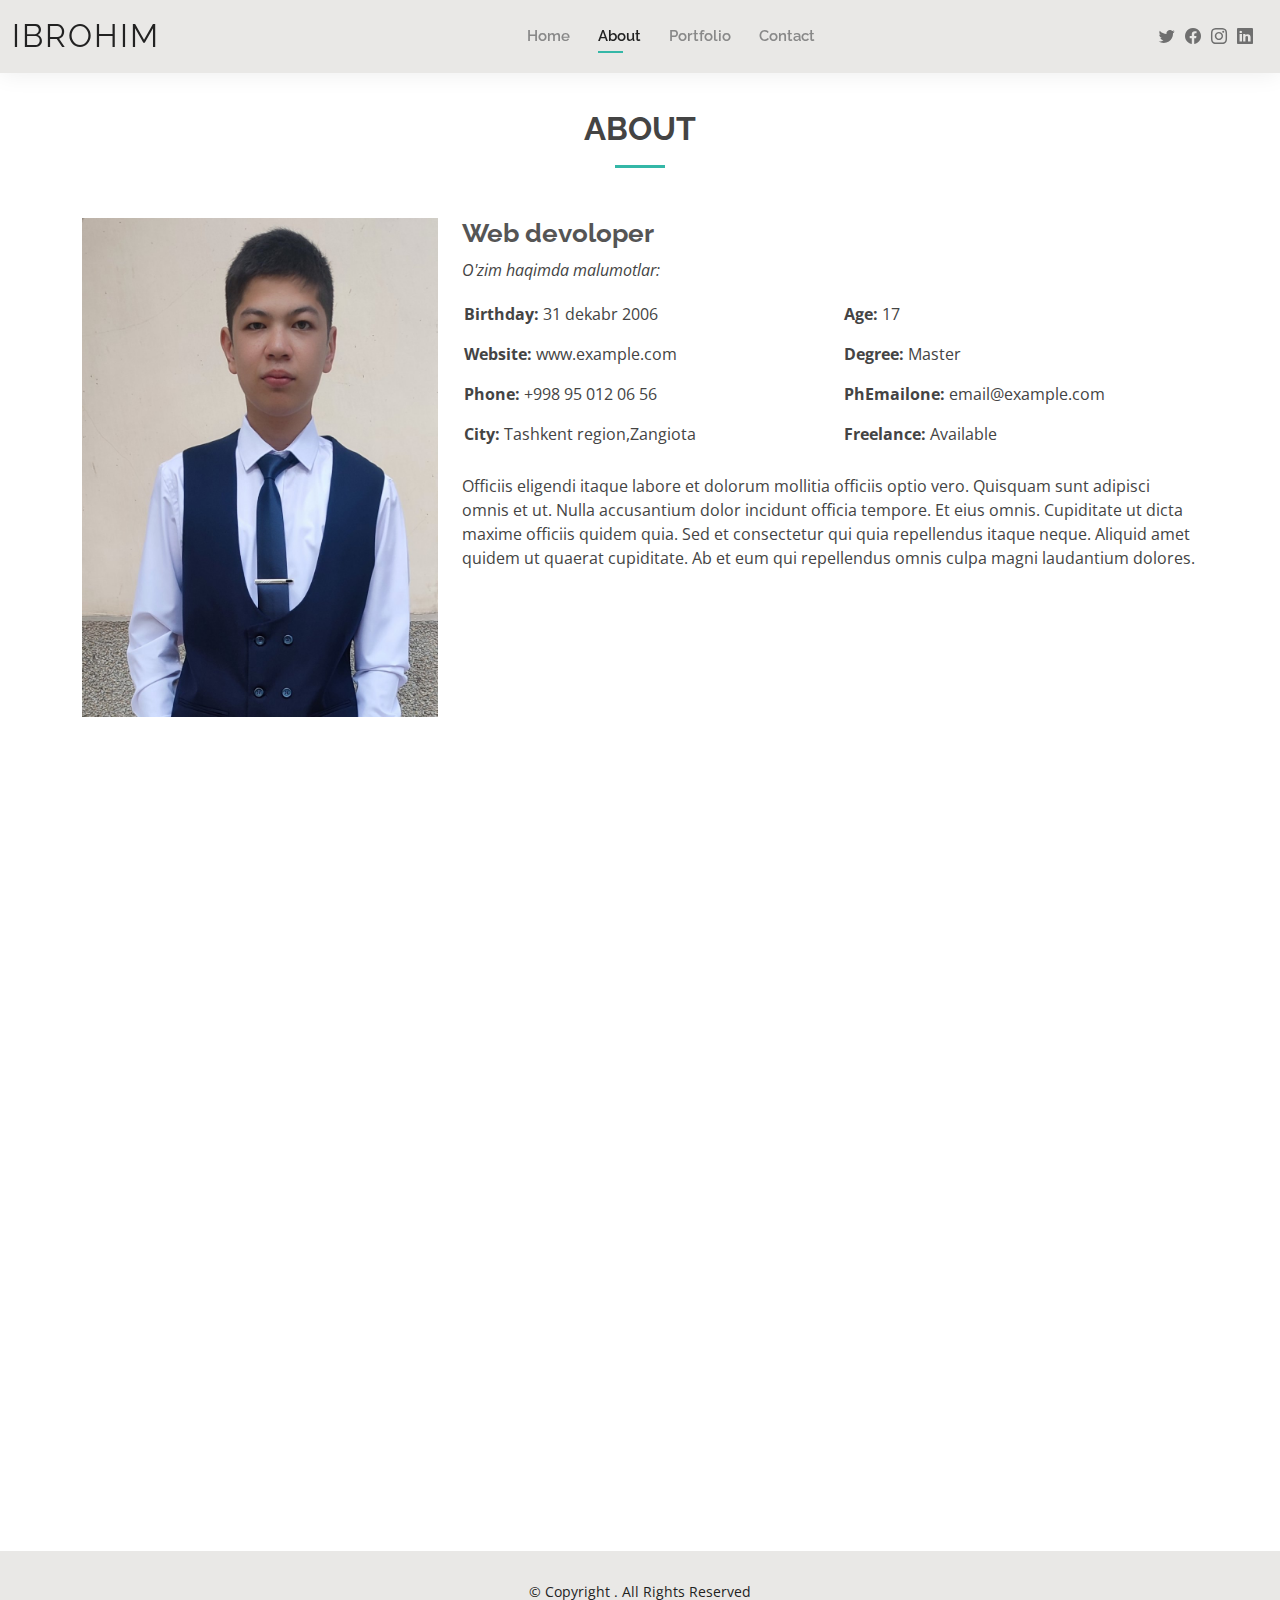
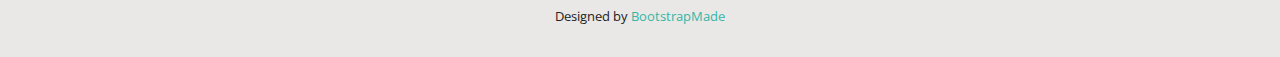
<file: about.html>
<!DOCTYPE html>
<html lang="en">

<head>
  <meta charset="utf-8">
  <meta content="width=device-width, initial-scale=1.0" name="viewport">

  <title>About - Ibrohim Bootstrap Template</title>
  <meta content="" name="description">
  <meta content="" name="keywords">

  <!-- Favicons -->
  <link href="assets/img/favicon.png" rel="icon">
  <link href="assets/img/apple-touch-icon.png" rel="apple-touch-icon">

  <!-- Google Fonts -->
  <link href="https://fonts.googleapis.com/css?family=Open+Sans:300,300i,400,400i,600,600i,700,700i|Raleway:300,300i,400,400i,500,500i,600,600i,700,700i|Poppins:300,300i,400,400i,500,500i,600,600i,700,700i" rel="stylesheet">

  <!-- Vendor CSS Files -->
  <link href="assets/vendor/aos/aos.css" rel="stylesheet">
  <link href="assets/vendor/bootstrap/css/bootstrap.min.css" rel="stylesheet">
  <link href="assets/vendor/bootstrap-icons/bootstrap-icons.css" rel="stylesheet">
  <link href="assets/vendor/boxicons/css/boxicons.min.css" rel="stylesheet">
  <link href="assets/vendor/glightbox/css/glightbox.min.css" rel="stylesheet">
  <link href="assets/vendor/swiper/swiper-bundle.min.css" rel="stylesheet">

  <!-- Template Main CSS File -->
  <link href="assets/css/style.css" rel="stylesheet">

  <!-- =======================================================
  * Template Name: Ibrohim
  * Updated: Jan 31 20006 with Bootstrap v5.3.2
  * Template URL: https://bootstrapmade.com/kelly-free-bootstrap-cv-resume-html-template/
  * Author: BootstrapMade.com
  * License: https://bootstrapmade.com/license/
  ======================================================== -->
</head>

<body>

  <!-- ======= Header ======= -->
  <header id="header" class="fixed-top">
    <div class="container-fluid d-flex justify-content-between align-items-center">

      <h1 class="logo me-auto me-lg-0"><a href="index.html">Ibrohim</a></h1>
      <!-- Uncomment below if you prefer to use an image logo -->
      <!-- <a href="index.html" class="logo"><img src="assets/img/logo.png" alt="" class="img-fluid"></a>-->

      <nav id="navbar" class="navbar order-last order-lg-0">
        <ul>
          <li><a href="index.html">Home</a></li>
          <li><a class="active" href="about.html">About</a></li>
          <li><a href="portfolio.html">Portfolio</a></li>
          <li><a href="contact.html">Contact</a></li>
        </ul>
        <i class="bi bi-list mobile-nav-toggle"></i>
      </nav><!-- .navbar -->

      <div class="header-social-links">
        <a href="#" class="twitter"><i class="bi bi-twitter"></i></a>
        <a href="#" class="facebook"><i class="bi bi-facebook"></i></a>
        <a href="#" class="instagram"><i class="bi bi-instagram"></i></a>
        <a href="#" class="linkedin"><i class="bi bi-linkedin"></i></i></a>
      </div>

    </div>

  </header><!-- End Header -->

  <main id="main">

    <!-- ======= About Section ======= -->
    <section id="about" class="about">
      <div class="container" data-aos="fade-up">

        <div class="section-title">
          <h2>About</h2>
          <p></p>
        </div>

        <div class="row">
          <div class="col-lg-4">
            <img src="./assets/img/portfolio/photo_2024-02-07_20-12-38.jpg" class="img-fluid" alt="">
          </div>
          <div class="col-lg-8 pt-4 pt-lg-0 content">
            <h3>  Web devoloper</h3>
            <p class="fst-italic">
             O'zim haqimda malumotlar:
            </p>
            <div class="row">
              <div class="col-lg-6">
                <ul>
                  <li><i class="bi bi-rounded-right"></i> <strong>Birthday:</strong> 31 dekabr 2006 </li>
                  <li><i class="bi bi-rounded-right"></i> <strong>Website:</strong> www.example.com</li>
                  <li><i class="bi bi-rounded-right"></i> <strong>Phone:</strong> +998 95 012 06 56</li>
                  <li><i class="bi bi-rounded-right"></i> <strong>City:</strong> Tashkent region,Zangiota</li>
                </ul>
              </div>
              <div class="col-lg-6">
                <ul>
                  <li><i class="bi bi-rounded-right"></i> <strong>Age:</strong> 17</li>
                  <li><i class="bi bi-rounded-right"></i> <strong>Degree:</strong> Master</li>
                  <li><i class="bi bi-rounded-right"></i> <strong>PhEmailone:</strong> email@example.com</li>
                  <li><i class="bi bi-rounded-right"></i> <strong>Freelance:</strong> Available</li>
                </ul>
              </div>
            </div>
            <p>
              Officiis eligendi itaque labore et dolorum mollitia officiis optio vero. Quisquam sunt adipisci omnis et ut. Nulla accusantium dolor incidunt officia tempore. Et eius omnis.
              Cupiditate ut dicta maxime officiis quidem quia. Sed et consectetur qui quia repellendus itaque neque. Aliquid amet quidem ut quaerat cupiditate. Ab et eum qui repellendus omnis culpa magni laudantium dolores.
            </p>
          </div>
        </div>

      </div>
    </section><!-- End About Section -->

    <!-- ======= Skills Section ======= -->
    <section id="skills" class="skills">
      <div class="container" data-aos="fade-up">

        <div class="section-title">
          <h2>Skills</h2>
          <p>I am responsible and very serious about my work.Quick adaptation and thinking to a different environment.</p>
        </div>

        <div class="row skills-content">

          <div class="col-lg-6">

            <div class="progress">
              <span class="skill">HTML <i class="val">90%</i></span>
              <div class="progress-bar-wrap">
                <div class="progress-bar" role="progressbar" aria-valuenow="100" aria-valuemin="0" aria-valuemax="100"></div>
              </div>
            </div>

            <div class="progress">
              <span class="skill">CSS <i class="val">70%</i></span>
              <div class="progress-bar-wrap">
                <div class="progress-bar" role="progressbar" aria-valuenow="90" aria-valuemin="0" aria-valuemax="100"></div>
              </div>
            </div>

            <div class="progress">
              <span class="skill">JavaScript <i class="val">5%</i></span>
              <div class="progress-bar-wrap">
                <div class="progress-bar" role="progressbar" aria-valuenow="75" aria-valuemin="0" aria-valuemax="100"></div>
              </div>
            </div>

          </div>

          

        </div>

      </div>
    </section><!-- End Skills Section -->

    <!-- ======= Facts Section ======= -->
    <section id="facts" class="facts">
      <div class="container" data-aos="fade-up">

        <div class="section-title">
          <h2>Facts</h2>
          <p></p>
        </div>

        <div class="row counters">

          <div class="col-lg-3 col-6 text-center">
            <span data-purecounter-start="0" data-purecounter-end="2" data-purecounter-duration="1" class="purecounter"></span>
            <p>Clients</p>
          </div>

          <div class="col-lg-3 col-6 text-center">
            <span data-purecounter-start="0" data-purecounter-end="7" data-purecounter-duration="1" class="purecounter"></span>
            <p>Projects</p>
          </div>

          <div class="col-lg-3 col-6 text-center">
            <span data-purecounter-start="0" data-purecounter-end="140" data-purecounter-duration="1" class="purecounter"></span>
            <p>Hours Of Support</p>
          </div>

          <div class="col-lg-3 col-6 text-center">
            <span data-purecounter-start="0" data-purecounter-end="15" data-purecounter-duration="1" class="purecounter"></span>
            <p>Hard Workers</p>
          </div>

        </div>

      </div>
    </section><!-- End Facts Section -->

    <!-- ======= 
  </main><!-- End #main -->

  <!-- ======= Footer ======= -->
  <footer id="footer">
    <div class="container">
      <div class="copyright">
        &copy; Copyright <strong><span></span></strong>. All Rights Reserved
      </div>
      <div class="credits">
        <!-- All the links in the footer should remain intact. -->
        <!-- You can delete the links only if you purchased the pro version. -->
        <!-- Licensing information: https://bootstrapmade.com/license/ -->
        <!-- Purchase the pro version with working PHP/AJAX contact form: https://bootstrapmade.com/kelly-free-bootstrap-cv-resume-html-template/ -->
        Designed by <a href="https://bootstrapmade.com/">BootstrapMade</a>
      </div>
    </div>
  </footer><!-- End  Footer -->

  <div id="preloader"></div>
  <a href="#" class="back-to-top d-flex align-items-center justify-content-center"><i class="bi bi-arrow-up-short"></i></a>

  <!-- Vendor JS Files -->
  <script src="assets/vendor/purecounter/purecounter_vanilla.js"></script>
  <script src="assets/vendor/aos/aos.js"></script>
  <script src="assets/vendor/bootstrap/js/bootstrap.bundle.min.js"></script>
  <script src="assets/vendor/glightbox/js/glightbox.min.js"></script>
  <script src="assets/vendor/isotope-layout/isotope.pkgd.min.js"></script>
  <script src="assets/vendor/swiper/swiper-bundle.min.js"></script>
  <script src="assets/vendor/waypoints/noframework.waypoints.js"></script>
  <script src="assets/vendor/php-email-form/validate.js"></script>

  <!-- Template Main JS File -->
  <script src="assets/js/main.js"></script>

</body>

</html>
</file>
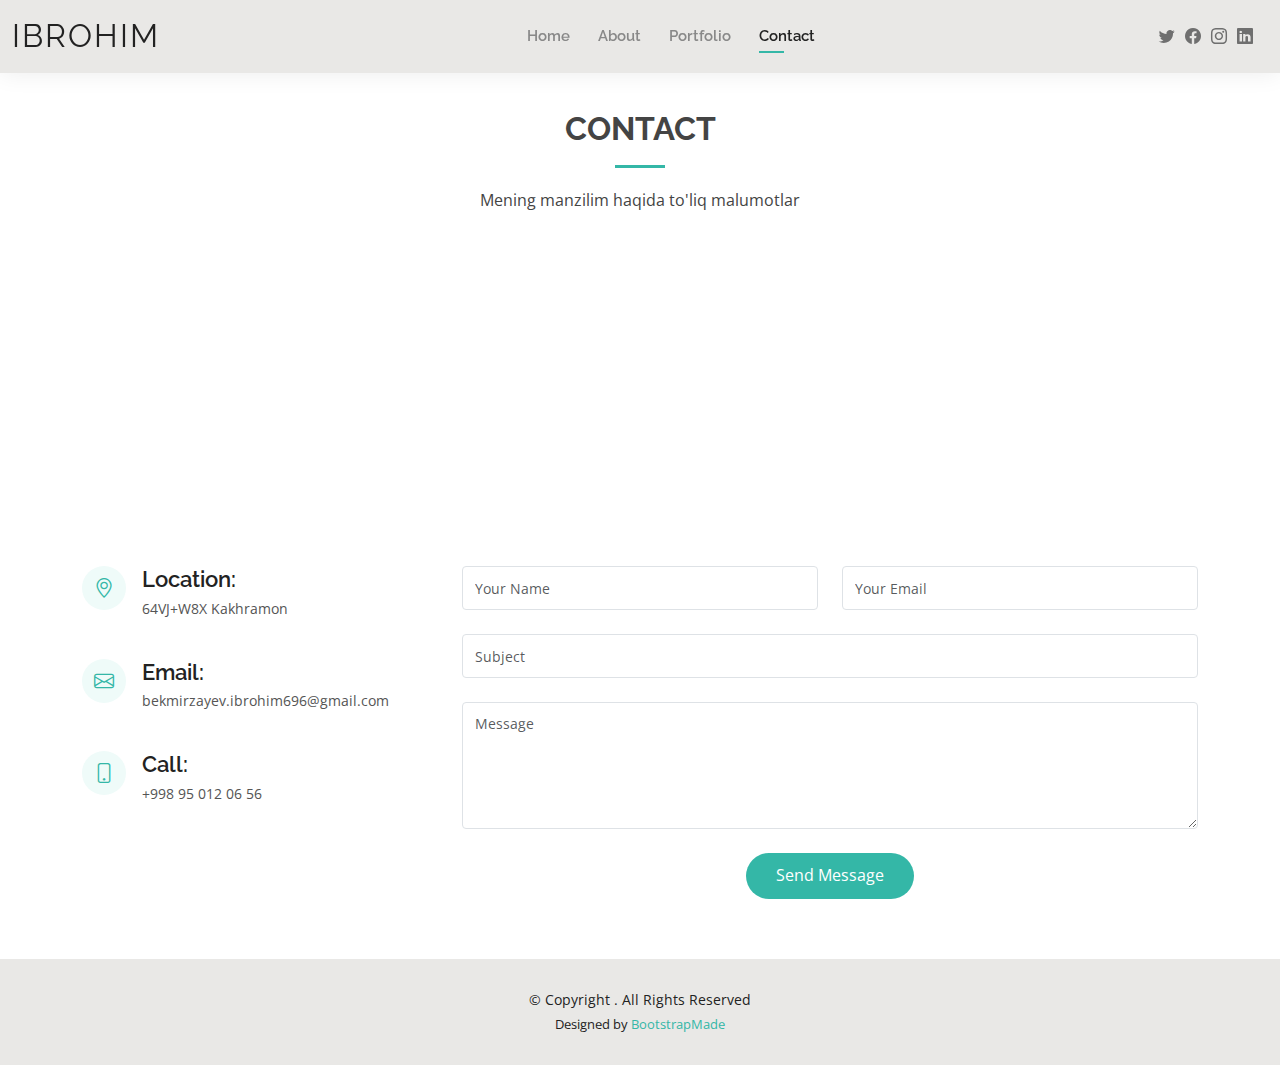
<file: contact.html>
<!DOCTYPE html>
<html lang="en">

<head>
  <meta charset="utf-8">
  <meta content="width=device-width, initial-scale=1.0" name="viewport">

  <title>Contact - Ibrohim Bootstrap Template</title>
  <meta content="" name="description">
  <meta content="" name="keywords">

  <!-- Favicons -->
  <link href="assets/img/favicon.png" rel="icon">
  <link href="assets/img/apple-touch-icon.png" rel="apple-touch-icon">

  <!-- Google Fonts -->
  <link href="https://fonts.googleapis.com/css?family=Open+Sans:300,300i,400,400i,600,600i,700,700i|Raleway:300,300i,400,400i,500,500i,600,600i,700,700i|Poppins:300,300i,400,400i,500,500i,600,600i,700,700i" rel="stylesheet">

  <!-- Vendor CSS Files -->
  <link href="assets/vendor/aos/aos.css" rel="stylesheet">
  <link href="assets/vendor/bootstrap/css/bootstrap.min.css" rel="stylesheet">
  <link href="assets/vendor/bootstrap-icons/bootstrap-icons.css" rel="stylesheet">
  <link href="assets/vendor/boxicons/css/boxicons.min.css" rel="stylesheet">
  <link href="assets/vendor/glightbox/css/glightbox.min.css" rel="stylesheet">
  <link href="assets/vendor/swiper/swiper-bundle.min.css" rel="stylesheet">

  <!-- Template Main CSS File -->
  <link href="assets/css/style.css" rel="stylesheet">

  <!-- =======================================================
  * Template Name: Kelly
  * Updated: Jan 29 2024 with Bootstrap v5.3.2
  * Template URL: https://bootstrapmade.com/kelly-free-bootstrap-cv-resume-html-template/
  * Author: BootstrapMade.com
  * License: https://bootstrapmade.com/license/
  ======================================================== -->
</head>

<body>

  <!-- ======= Header ======= -->
  <header id="header" class="fixed-top">
    <div class="container-fluid d-flex justify-content-between align-items-center">

      <h1 class="logo me-auto me-lg-0"><a href="index.html">Ibrohim</a></h1>
      <!-- Uncomment below if you prefer to use an image logo -->
      <!-- <a href="index.html" class="logo"><img src="assets/img/logo.png" alt="" class="img-fluid"></a>-->

      <nav id="navbar" class="navbar order-last order-lg-0">
        <ul>
          <li><a href="index.html">Home</a></li>
          <li><a href="about.html">About</a></li>
          <li><a href="portfolio.html">Portfolio</a></li>
          <li><a class="active" href="contact.html">Contact</a></li>
        </ul>
        <i class="bi bi-list mobile-nav-toggle"></i>
      </nav><!-- .navbar -->

      <div class="header-social-links">
        <a href="#" class="twitter"><i class="bi bi-twitter"></i></a>
        <a href="#" class="facebook"><i class="bi bi-facebook"></i></a>
        <a href="#" class="instagram"><i class="bi bi-instagram"></i></a>
        <a href="#" class="linkedin"><i class="bi bi-linkedin"></i></i></a>
      </div>

    </div>

  </header><!-- End Header -->

  <main id="main">

    <!-- ======= Contact Section ======= -->
    <section id="contact" class="contact">
      <div class="container" data-aos="fade-up">

        <div class="section-title">
          <h2>Contact</h2>
          <p>Mening manzilim haqida to'liq malumotlar</p>
        </div>

        <div>
          <iframe style="border:0; width: 100%; height: 270px;" src="" frameborder="0" allowfullscreen></iframe>
        </div>

        <div class="row mt-5">

          <div class="col-lg-4">
            <div class="info">
              <div class="address">
                <i class="bi bi-geo-alt"></i>
                <h4>Location:</h4>
                <p>64VJ+W8X Kakhramon</p>
              </div>

              <div class="email">
                <i class="bi bi-envelope"></i>
                <h4>Email:</h4>
                <p>bekmirzayev.ibrohim696@gmail.com</p>
              </div>

              <div class="phone">
                <i class="bi bi-phone"></i>
                <h4>Call:</h4>
                <p>+998 95 012 06 56</p>
              </div>

            </div>

          </div>

          <div class="col-lg-8 mt-5 mt-lg-0">

            <form action="forms/contact.php" method="post" role="form" class="php-email-form">
              <div class="row">
                <div class="col-md-6 form-group">
                  <input type="text" name="name" class="form-control" id="name" placeholder="Your Name" required>
                </div>
                <div class="col-md-6 form-group mt-3 mt-md-0">
                  <input type="email" class="form-control" name="email" id="email" placeholder="Your Email" required>
                </div>
              </div>
              <div class="form-group mt-3">
                <input type="text" class="form-control" name="subject" id="subject" placeholder="Subject" required>
              </div>
              <div class="form-group mt-3">
                <textarea class="form-control" name="message" rows="5" placeholder="Message" required></textarea>
              </div>
              <div class="my-3">
                <div class="loading">Loading</div>
                <div class="error-message"></div>
                <div class="sent-message">Your message has been sent. Thank you!</div>
              </div>
              <div class="text-center"><button type="submit">Send Message</button></div>
            </form>

          </div>

        </div>

      </div>
    </section><!-- End Contact Section -->

  </main><!-- End #main -->

  <!-- ======= Footer ======= -->
  <footer id="footer">
    <div class="container">
      <div class="copyright">
        &copy; Copyright <strong><span></span></strong>. All Rights Reserved
      </div>
      <div class="credits">
        <!-- All the links in the footer should remain intact. -->
        <!-- You can delete the links only if you purchased the pro version. -->
        <!-- Licensing information: https://bootstrapmade.com/license/ -->
        <!-- Purchase the pro version with working PHP/AJAX contact form: https://bootstrapmade.com/kelly-free-bootstrap-cv-resume-html-template/ -->
        Designed by <a href="https://bootstrapmade.com/">BootstrapMade</a>
      </div>
    </div>
  </footer><!-- End  Footer -->

  <div id="preloader"></div>
  <a href="#" class="back-to-top d-flex align-items-center justify-content-center"><i class="bi bi-arrow-up-short"></i></a>

  <!-- Vendor JS Files -->
  <script src="assets/vendor/purecounter/purecounter_vanilla.js"></script>
  <script src="assets/vendor/aos/aos.js"></script>
  <script src="assets/vendor/bootstrap/js/bootstrap.bundle.min.js"></script>
  <script src="assets/vendor/glightbox/js/glightbox.min.js"></script>
  <script src="assets/vendor/isotope-layout/isotope.pkgd.min.js"></script>
  <script src="assets/vendor/swiper/swiper-bundle.min.js"></script>
  <script src="assets/vendor/waypoints/noframework.waypoints.js"></script>
  <script src="assets/vendor/php-email-form/validate.js"></script>

  <!-- Template Main JS File -->
  <script src="assets/js/main.js"></script>

</body>

</html>
</file>
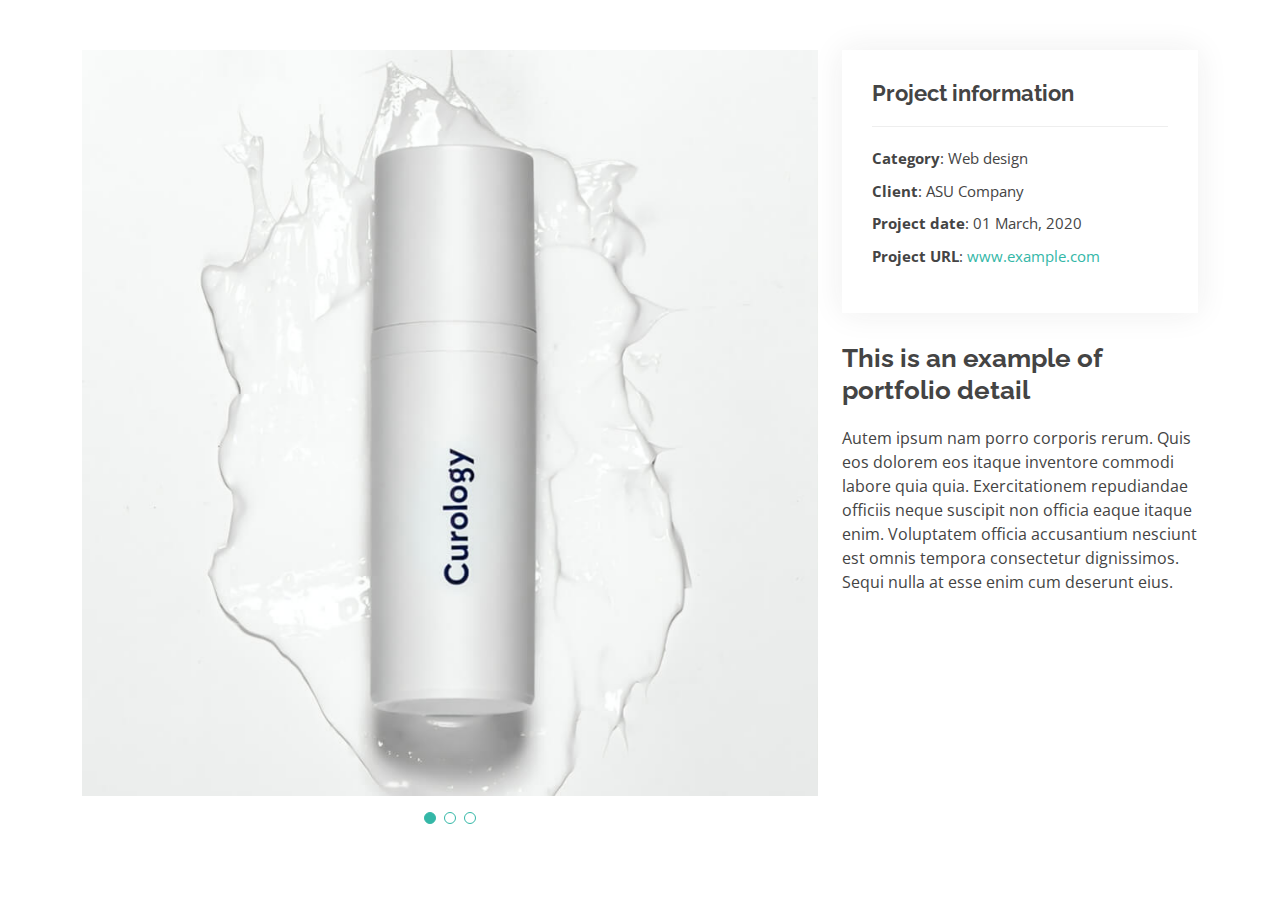
<file: portfolio-details.html>
<!DOCTYPE html>
<html lang="en">

<head>
  <meta charset="utf-8">
  <meta content="width=device-width, initial-scale=1.0" name="viewport">

  <title>Portfolio Details - Kelly Bootstrap Template</title>
  <meta content="" name="description">
  <meta content="" name="keywords">

  <!-- Favicons -->
  <link href="assets/img/favicon.png" rel="icon">
  <link href="assets/img/apple-touch-icon.png" rel="apple-touch-icon">

  <!-- Google Fonts -->
  <link href="https://fonts.googleapis.com/css?family=Open+Sans:300,300i,400,400i,600,600i,700,700i|Raleway:300,300i,400,400i,500,500i,600,600i,700,700i|Poppins:300,300i,400,400i,500,500i,600,600i,700,700i" rel="stylesheet">

  <!-- Vendor CSS Files -->
  <link href="assets/vendor/aos/aos.css" rel="stylesheet">
  <link href="assets/vendor/bootstrap/css/bootstrap.min.css" rel="stylesheet">
  <link href="assets/vendor/bootstrap-icons/bootstrap-icons.css" rel="stylesheet">
  <link href="assets/vendor/boxicons/css/boxicons.min.css" rel="stylesheet">
  <link href="assets/vendor/glightbox/css/glightbox.min.css" rel="stylesheet">
  <link href="assets/vendor/swiper/swiper-bundle.min.css" rel="stylesheet">

  <!-- Template Main CSS File -->
  <link href="assets/css/style.css" rel="stylesheet">

  <!-- =======================================================
  * Template Name: Ibrohim
  * Updated: Dec 31 2006 with Bootstrap v5.3.2
  * Template URL: https://bootstrapmade.com/kelly-free-bootstrap-cv-resume-html-template/
  * Author: BootstrapMade.com
  * License: https://bootstrapmade.com/license/
  ======================================================== -->
</head>

<body>

  <main id="main">

    <!-- ======= Portfolio Details Section ======= -->
    <section id="portfolio-details" class="portfolio-details">
      <div class="container">

        <div class="row gy-4">

          <div class="col-lg-8">
            <div class="portfolio-details-slider swiper">
              <div class="swiper-wrapper align-items-center">

                <div class="swiper-slide">
                  <img src="assets/img/portfolio/portfolio-1.jpg" alt="">
                </div>

                <div class="swiper-slide">
                  <img src="assets/img/portfolio/portfolio-2.jpg" alt="">
                </div>

                <div class="swiper-slide">
                  <img src="assets/img/portfolio/portfolio-3.jpg" alt="">
                </div>

              </div>
              <div class="swiper-pagination"></div>
            </div>
          </div>

          <div class="col-lg-4">
            <div class="portfolio-info">
              <h3>Project information</h3>
              <ul>
                <li><strong>Category</strong>: Web design</li>
                <li><strong>Client</strong>: ASU Company</li>
                <li><strong>Project date</strong>: 01 March, 2020</li>
                <li><strong>Project URL</strong>: <a href="#">www.example.com</a></li>
              </ul>
            </div>
            <div class="portfolio-description">
              <h2>This is an example of portfolio detail</h2>
              <p>
                Autem ipsum nam porro corporis rerum. Quis eos dolorem eos itaque inventore commodi labore quia quia. Exercitationem repudiandae officiis neque suscipit non officia eaque itaque enim. Voluptatem officia accusantium nesciunt est omnis tempora consectetur dignissimos. Sequi nulla at esse enim cum deserunt eius.
              </p>
            </div>
          </div>

        </div>

      </div>
    </section><!-- End Portfolio Details Section -->

  </main><!-- End #main -->

  <div id="preloader"></div>
  <a href="#" class="back-to-top d-flex align-items-center justify-content-center"><i class="bi bi-arrow-up-short"></i></a>

  <!-- Vendor JS Files -->
  <script src="assets/vendor/purecounter/purecounter_vanilla.js"></script>
  <script src="assets/vendor/aos/aos.js"></script>
  <script src="assets/vendor/bootstrap/js/bootstrap.bundle.min.js"></script>
  <script src="assets/vendor/glightbox/js/glightbox.min.js"></script>
  <script src="assets/vendor/isotope-layout/isotope.pkgd.min.js"></script>
  <script src="assets/vendor/swiper/swiper-bundle.min.js"></script>
  <script src="assets/vendor/waypoints/noframework.waypoints.js"></script>
  <script src="assets/vendor/php-email-form/validate.js"></script>

  <!-- Template Main JS File -->
  <script src="assets/js/main.js"></script>

</body>

</html>
</file>
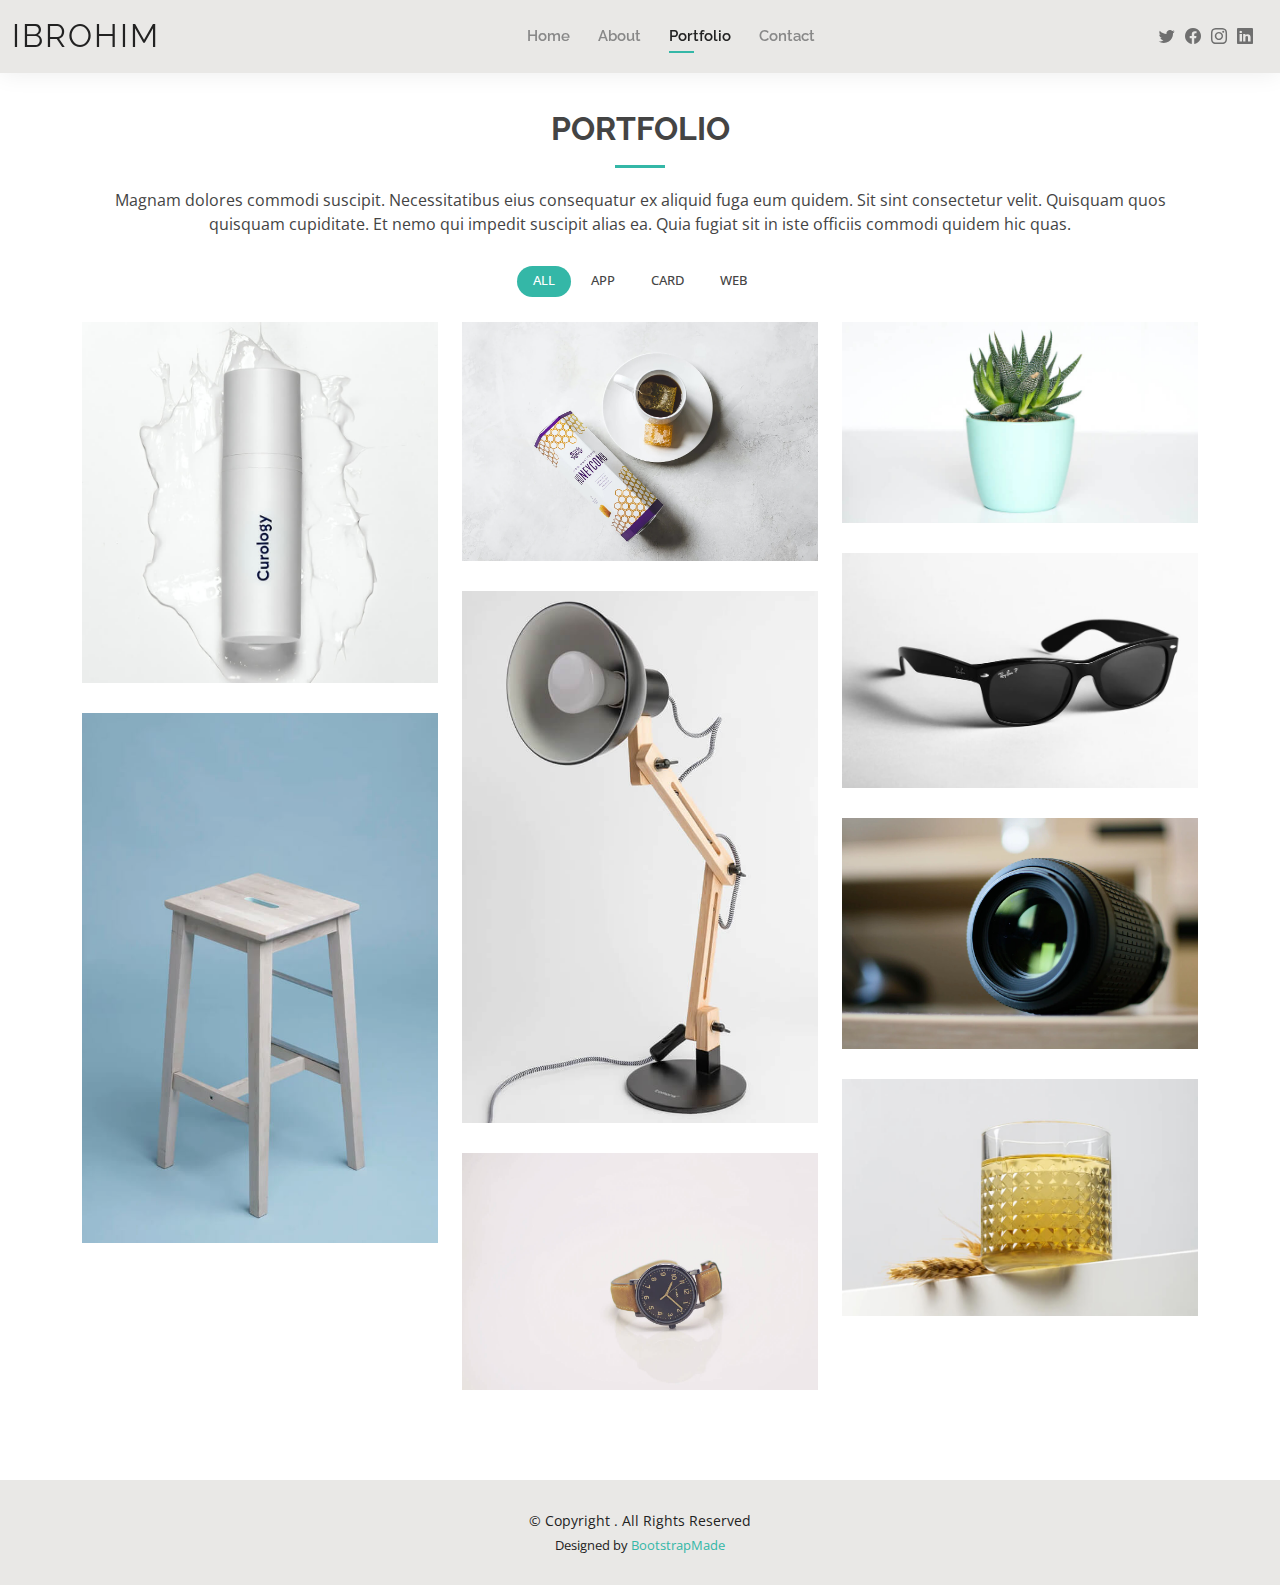
<file: portfolio.html>
<!DOCTYPE html>
<html lang="en">

<head>
  <meta charset="utf-8">
  <meta content="width=device-width, initial-scale=1.0" name="viewport">

  <title>Portfolio - Ibrohim Bootstrap Template</title>
  <meta content="" name="description">
  <meta content="" name="keywords">

  <!-- Favicons -->
  <link href="assets/img/favicon.png" rel="icon">
  <link href="assets/img/apple-touch-icon.png" rel="apple-touch-icon">

  <!-- Google Fonts -->
  <link href="https://fonts.googleapis.com/css?family=Open+Sans:300,300i,400,400i,600,600i,700,700i|Raleway:300,300i,400,400i,500,500i,600,600i,700,700i|Poppins:300,300i,400,400i,500,500i,600,600i,700,700i" rel="stylesheet">

  <!-- Vendor CSS Files -->
  <link href="assets/vendor/aos/aos.css" rel="stylesheet">
  <link href="assets/vendor/bootstrap/css/bootstrap.min.css" rel="stylesheet">
  <link href="assets/vendor/bootstrap-icons/bootstrap-icons.css" rel="stylesheet">
  <link href="assets/vendor/boxicons/css/boxicons.min.css" rel="stylesheet">
  <link href="assets/vendor/glightbox/css/glightbox.min.css" rel="stylesheet">
  <link href="assets/vendor/swiper/swiper-bundle.min.css" rel="stylesheet">

  <!-- Template Main CSS File -->
  <link href="assets/css/style.css" rel="stylesheet">

  <!-- =======================================================
  * Template Name: Ibrohim
  * Updated: Dec 31 2024 with Bootstrap v5.3.2
  * Template URL: https://bootstrapmade.com/kelly-free-bootstrap-cv-resume-html-template/
  * Author: BootstrapMade.com
  * License: https://bootstrapmade.com/license/
  ======================================================== -->
</head>

<body>

  <!-- ======= Header ======= -->
  <header id="header" class="fixed-top">
    <div class="container-fluid d-flex justify-content-between align-items-center">

      <h1 class="logo me-auto me-lg-0"><a href="index.html">Ibrohim</a></h1>
      <!-- Uncomment below if you prefer to use an image logo -->
      <!-- <a href="index.html" class="logo"><img src="assets/img/logo.png" alt="" class="img-fluid"></a>-->

      <nav id="navbar" class="navbar order-last order-lg-0">
        <ul>
          <li><a href="index.html">Home</a></li>
          <li><a href="about.html">About</a></li>
          <li><a class="active" href="portfolio.html">Portfolio</a></li>
          <li><a href="contact.html">Contact</a></li>
        </ul>
        <i class="bi bi-list mobile-nav-toggle"></i>
      </nav><!-- .navbar -->

      <div class="header-social-links">
        <a href="#" class="twitter"><i class="bi bi-twitter"></i></a>
        <a href="#" class="facebook"><i class="bi bi-facebook"></i></a>
        <a href="#" class="instagram"><i class="bi bi-instagram"></i></a>
        <a href="#" class="linkedin"><i class="bi bi-linkedin"></i></i></a>
      </div>

    </div>

  </header><!-- End Header -->

  <main id="main">

    <!-- ======= Portfolio Section ======= -->
    <section id="portfolio" class="portfolio">
      <div class="container" data-aos="fade-up">

        <div class="section-title">
          <h2>Portfolio</h2>
          <p>Magnam dolores commodi suscipit. Necessitatibus eius consequatur ex aliquid fuga eum quidem. Sit sint consectetur velit. Quisquam quos quisquam cupiditate. Et nemo qui impedit suscipit alias ea. Quia fugiat sit in iste officiis commodi quidem hic quas.</p>
        </div>

        <div class="row" data-aos="fade-up" data-aos-delay="100">
          <div class="col-lg-12 d-flex justify-content-center">
            <ul id="portfolio-flters">
              <li data-filter="*" class="filter-active">All</li>
              <li data-filter=".filter-app">App</li>
              <li data-filter=".filter-card">Card</li>
              <li data-filter=".filter-web">Web</li>
            </ul>
          </div>
        </div>

        <div class="row portfolio-container" data-aos="fade-up" data-aos-delay="200">

          <div class="col-lg-4 col-md-6 portfolio-item filter-app">
            <div class="portfolio-wrap">
              <img src="assets/img/portfolio/portfolio-1.jpg" class="img-fluid" alt="">
              <div class="portfolio-info">
                <h4>App 1</h4>
                <p>App</p>
                <div class="portfolio-links">
                  <a href="assets/img/portfolio/portfolio-1.jpg" data-gallery="portfolioGallery" class="portfolio-lightbox" title="App 1"><i class="bx bx-plus"></i></a>
                  <a href="portfolio-details.html" class="portfolio-details-lightbox" data-glightbox="type: external" title="Portfolio Details"><i class="bx bx-link"></i></a>
                </div>
              </div>
            </div>
          </div>

          <div class="col-lg-4 col-md-6 portfolio-item filter-web">
            <div class="portfolio-wrap">
              <img src="assets/img/portfolio/portfolio-2.jpg" class="img-fluid" alt="">
              <div class="portfolio-info">
                <h4>Web 3</h4>
                <p>Web</p>
                <div class="portfolio-links">
                  <a href="assets/img/portfolio/portfolio-2.jpg" data-gallery="portfolioGallery" class="portfolio-lightbox" title="Web 3"><i class="bx bx-plus"></i></a>
                  <a href="portfolio-details.html" class="portfolio-details-lightbox" data-glightbox="type: external" title="Portfolio Details"><i class="bx bx-link"></i></a>
                </div>
              </div>
            </div>
          </div>

          <div class="col-lg-4 col-md-6 portfolio-item filter-app">
            <div class="portfolio-wrap">
              <img src="assets/img/portfolio/portfolio-3.jpg" class="img-fluid" alt="">
              <div class="portfolio-info">
                <h4>App 2</h4>
                <p>App</p>
                <div class="portfolio-links">
                  <a href="assets/img/portfolio/portfolio-3.jpg" data-gallery="portfolioGallery" class="portfolio-lightbox" title="App 2"><i class="bx bx-plus"></i></a>
                  <a href="portfolio-details.html" class="portfolio-details-lightbox" data-glightbox="type: external" title="Portfolio Details"><i class="bx bx-link"></i></a>
                </div>
              </div>
            </div>
          </div>

          <div class="col-lg-4 col-md-6 portfolio-item filter-card">
            <div class="portfolio-wrap">
              <img src="assets/img/portfolio/portfolio-4.jpg" class="img-fluid" alt="">
              <div class="portfolio-info">
                <h4>Card 2</h4>
                <p>Card</p>
                <div class="portfolio-links">
                  <a href="assets/img/portfolio/portfolio-4.jpg" data-gallery="portfolioGallery" class="portfolio-lightbox" title="Card 2"><i class="bx bx-plus"></i></a>
                  <a href="portfolio-details.html" class="portfolio-details-lightbox" data-glightbox="type: external" title="Portfolio Details"><i class="bx bx-link"></i></a>
                </div>
              </div>
            </div>
          </div>

          <div class="col-lg-4 col-md-6 portfolio-item filter-web">
            <div class="portfolio-wrap">
              <img src="assets/img/portfolio/portfolio-5.jpg" class="img-fluid" alt="">
              <div class="portfolio-info">
                <h4>Web 2</h4>
                <p>Web</p>
                <div class="portfolio-links">
                  <a href="assets/img/portfolio/portfolio-5.jpg" data-gallery="portfolioGallery" class="portfolio-lightbox" title="Web 2"><i class="bx bx-plus"></i></a>
                  <a href="portfolio-details.html" class="portfolio-details-lightbox" data-glightbox="type: external" title="Portfolio Details"><i class="bx bx-link"></i></a>
                </div>
              </div>
            </div>
          </div>

          <div class="col-lg-4 col-md-6 portfolio-item filter-app">
            <div class="portfolio-wrap">
              <img src="assets/img/portfolio/portfolio-6.jpg" class="img-fluid" alt="">
              <div class="portfolio-info">
                <h4>App 3</h4>
                <p>App</p>
                <div class="portfolio-links">
                  <a href="assets/img/portfolio/portfolio-6.jpg" data-gallery="portfolioGallery" class="portfolio-lightbox" title="App 3"><i class="bx bx-plus"></i></a>
                  <a href="portfolio-details.html" class="portfolio-details-lightbox" data-glightbox="type: external" title="Portfolio Details"><i class="bx bx-link"></i></a>
                </div>
              </div>
            </div>
          </div>

          <div class="col-lg-4 col-md-6 portfolio-item filter-card">
            <div class="portfolio-wrap">
              <img src="assets/img/portfolio/portfolio-7.jpg" class="img-fluid" alt="">
              <div class="portfolio-info">
                <h4>Card 1</h4>
                <p>Card</p>
                <div class="portfolio-links">
                  <a href="assets/img/portfolio/portfolio-7.jpg" data-gallery="portfolioGallery" class="portfolio-lightbox" title="Card 1"><i class="bx bx-plus"></i></a>
                  <a href="portfolio-details.html" class="portfolio-details-lightbox" data-glightbox="type: external" title="Portfolio Details"><i class="bx bx-link"></i></a>
                </div>
              </div>
            </div>
          </div>

          <div class="col-lg-4 col-md-6 portfolio-item filter-card">
            <div class="portfolio-wrap">
              <img src="assets/img/portfolio/portfolio-8.jpg" class="img-fluid" alt="">
              <div class="portfolio-info">
                <h4>Card 3</h4>
                <p>Card</p>
                <div class="portfolio-links">
                  <a href="assets/img/portfolio/portfolio-8.jpg" data-gallery="portfolioGallery" class="portfolio-lightbox" title="Card 3"><i class="bx bx-plus"></i></a>
                  <a href="portfolio-details.html" class="portfolio-details-lightbox" data-glightbox="type: external" title="Portfolio Details"><i class="bx bx-link"></i></a>
                </div>
              </div>
            </div>
          </div>

          <div class="col-lg-4 col-md-6 portfolio-item filter-web">
            <div class="portfolio-wrap">
              <img src="assets/img/portfolio/portfolio-9.jpg" class="img-fluid" alt="">
              <div class="portfolio-info">
                <h4>Web 3</h4>
                <p>Web</p>
                <div class="portfolio-links">
                  <a href="assets/img/portfolio/portfolio-9.jpg" data-gallery="portfolioGallery" class="portfolio-lightbox" title="Web 3"><i class="bx bx-plus"></i></a>
                  <a href="portfolio-details.html" class="portfolio-details-lightbox" data-glightbox="type: external" title="Portfolio Details"><i class="bx bx-link"></i></a>
                </div>
              </div>
            </div>
          </div>

        </div>

      </div>
    </section><!-- End Portfolio Section -->

  </main><!-- End #main -->

  <!-- ======= Footer ======= -->
  <footer id="footer">
    <div class="container">
      <div class="copyright">
        &copy; Copyright <strong><span></span></strong>. All Rights Reserved
      </div>
      <div class="credits">
        <!-- All the links in the footer should remain intact. -->
        <!-- You can delete the links only if you purchased the pro version. -->
        <!-- Licensing information: https://bootstrapmade.com/license/ -->
        <!-- Purchase the pro version with working PHP/AJAX contact form: https://bootstrapmade.com/kelly-free-bootstrap-cv-resume-html-template/ -->
        Designed by <a href="https://bootstrapmade.com/">BootstrapMade</a>
      </div>
    </div>
  </footer><!-- End  Footer -->

  <div id="preloader"></div>
  <a href="#" class="back-to-top d-flex align-items-center justify-content-center"><i class="bi bi-arrow-up-short"></i></a>

  <!-- Vendor JS Files -->
  <script src="assets/vendor/purecounter/purecounter_vanilla.js"></script>
  <script src="assets/vendor/aos/aos.js"></script>
  <script src="assets/vendor/bootstrap/js/bootstrap.bundle.min.js"></script>
  <script src="assets/vendor/glightbox/js/glightbox.min.js"></script>
  <script src="assets/vendor/isotope-layout/isotope.pkgd.min.js"></script>
  <script src="assets/vendor/swiper/swiper-bundle.min.js"></script>
  <script src="assets/vendor/waypoints/noframework.waypoints.js"></script>
  <script src="assets/vendor/php-email-form/validate.js"></script>

  <!-- Template Main JS File -->
  <script src="assets/js/main.js"></script>

</body>

</html>
</file>
<file: assets/css/style.css>
/**
* Template Name: Kelly
* Updated: Jan 29 2024 with Bootstrap v5.3.2
* Template URL: https://bootstrapmade.com/kelly-free-bootstrap-cv-resume-html-template/
* Author: BootstrapMade.com
* License: https://bootstrapmade.com/license/
*/

/*--------------------------------------------------------------
# General
--------------------------------------------------------------*/
body {
  font-family: "Open Sans", sans-serif;
  color: #444444;
  background-image: url(https://images.unsplash.com/photo-1706898426177-83ac2cd8bf7d?w=500&auto=format&fit=crop&q=60&ixlib=rb-4.0.3&ixid=M3wxMjA3fDB8MHxlZGl0b3JpYWwtZmVlZHwzOHx8fGVufDB8fHx8fA%3D%3D);
  background-repeat: no-repeat;
  background-position: auto;
  background-size:cover;
}

a {
  color: #34b7a7;
  text-decoration: none;
}

a:hover {
  color: #51cdbe;
  text-decoration: none;
}

h1,
h2,
h3,
h4,
h5,
h6 {
  font-family: "Raleway", sans-serif;
}

#main {
  margin-top: 50px;
}

@media (max-width: 992px) {
  #main {
    margin-top: 30px;
  }
}

/*--------------------------------------------------------------
# Preloader
--------------------------------------------------------------*/
#preloader {
  position: fixed;
  top: 0;
  left: 0;
  right: 0;
  bottom: 0;
  z-index: 9999;
  overflow: hidden;
  background: #fff;
}

#preloader:before {
  content: "";
  position: fixed;
  top: calc(50% - 30px);
  left: calc(50% - 30px);
  border: 6px solid #34b7a7;
  border-top-color: #dcf5f2;
  border-radius: 50%;
  width: 60px;
  height: 60px;
  animation: animate-preloader 1s linear infinite;
}

@keyframes animate-preloader {
  0% {
    transform: rotate(0deg);
  }

  100% {
    transform: rotate(360deg);
  }
}

/*--------------------------------------------------------------
# Back to top button
--------------------------------------------------------------*/
.back-to-top {
  position: fixed;
  visibility: hidden;
  opacity: 0;
  right: 15px;
  bottom: 15px;
  z-index: 996;
  background: #34b7a7;
  width: 40px;
  height: 40px;
  border-radius: 50px;
  transition: all 0.4s;
}

.back-to-top i {
  font-size: 24px;
  color: #fff;
  line-height: 0;
}

.back-to-top:hover {
  background: #49cbbb;
  color: #fff;
}

.back-to-top.active {
  visibility: visible;
  opacity: 1;
}

/*--------------------------------------------------------------
# Header
--------------------------------------------------------------*/
#header {
  background: #e9e8e6;
  box-shadow: 0px 0px 25px 0 rgba(0, 0, 0, 0.08);
  z-index: 997;
  padding: 15px 0;
}

#header .logo {
  font-size: 32px;
  margin: 0;
  padding: 0;
  line-height: 1;
  font-weight: 400;
  letter-spacing: 2px;
  text-transform: uppercase;
}

#header .logo a {
  color: #222222;
}

#header .logo img {
  max-height: 40px;
}

@media (max-width: 992px) {
  #header .logo {
    font-size: 28px;
  }
}

/*--------------------------------------------------------------
# Header Social Links
--------------------------------------------------------------*/
.header-social-links {
  padding-right: 15px;
}

.header-social-links a {
  color: #6f6f6f;
  padding-left: 6px;
  display: inline-block;
  line-height: 0px;
  transition: 0.3s;
  font-size: 16px;
}

.header-social-links a:hover {
  color: #34b7a7;
}

/*--------------------------------------------------------------
# Navigation Menu
--------------------------------------------------------------*/
/**
* Desktop Navigation 
*/
.navbar {
  padding: 0;
}

.navbar ul {
  margin: 0;
  padding: 0;
  display: flex;
  list-style: none;
  align-items: center;
}

.navbar li {
  position: relative;
  padding: 10px 0 10px 28px;
}

.navbar a,
.navbar a:focus {
  display: flex;
  align-items: center;
  justify-content: space-between;
  font-family: "Raleway", sans-serif;
  font-size: 15px;
  font-weight: 600;
  color: #888888;
  white-space: nowrap;
  transition: 0.3s;
  position: relative;
}

.navbar a i,
.navbar a:focus i {
  font-size: 12px;
  line-height: 0;
  margin-left: 5px;
}

.navbar>ul>li>a:before {
  content: "";
  position: absolute;
  width: 0;
  height: 2px;
  bottom: -5px;
  left: 0;
  background-color: #34b7a7;
  visibility: hidden;
  width: 0px;
  transition: all 0.3s ease-in-out 0s;
}

.navbar a:hover:before,
.navbar li:hover>a:before,
.navbar .active:before {
  visibility: visible;
  width: 25px;
}

.navbar a:hover,
.navbar .active,
.navbar .active:focus,
.navbar li:hover>a {
  color: #222222;
}

.navbar .dropdown ul {
  display: block;
  position: absolute;
  left: 14px;
  top: calc(100% + 30px);
  margin: 0;
  padding: 10px 0;
  z-index: 99;
  opacity: 0;
  visibility: hidden;
  background: #fff;
  box-shadow: 0px 0px 30px rgba(127, 137, 161, 0.25);
  transition: 0.3s;
  border-radius: 4px;
}

.navbar .dropdown ul li {
  min-width: 200px;
  padding: 0;
}

.navbar .dropdown ul a {
  padding: 10px 20px;
  font-size: 15px;
  text-transform: none;
  font-weight: 600;
}

.navbar .dropdown ul a i {
  font-size: 12px;
}

.navbar .dropdown ul a:hover,
.navbar .dropdown ul .active:hover,
.navbar .dropdown ul li:hover>a {
  color: #34b7a7;
}

.navbar .dropdown:hover>ul {
  opacity: 1;
  top: 100%;
  visibility: visible;
}

.navbar .dropdown .dropdown ul {
  top: 0;
  left: calc(100% - 30px);
  visibility: hidden;
}

.navbar .dropdown .dropdown:hover>ul {
  opacity: 1;
  top: 0;
  left: 100%;
  visibility: visible;
}

@media (max-width: 1366px) {
  .navbar .dropdown .dropdown ul {
    left: -90%;
  }

  .navbar .dropdown .dropdown:hover>ul {
    left: -100%;
  }
}

/**
* Mobile Navigation 
*/
.mobile-nav-toggle {
  color: #222222;
  font-size: 28px;
  cursor: pointer;
  display: none;
  line-height: 0;
  transition: 0.5s;
}

.mobile-nav-toggle.bi-x {
  color: #fff;
}

@media (max-width: 991px) {
  .mobile-nav-toggle {
    display: block;
  }

  .navbar ul {
    display: none;
  }
}

.navbar-mobile {
  position: fixed;
  overflow: hidden;
  top: 0;
  right: 0;
  left: 0;
  bottom: 0;
  background: rgba(9, 9, 9, 0.9);
  transition: 0.3s;
  z-index: 999;
}

.navbar-mobile .mobile-nav-toggle {
  position: absolute;
  top: 15px;
  right: 15px;
}

.navbar-mobile ul {
  display: block;
  position: absolute;
  top: 55px;
  right: 15px;
  bottom: 15px;
  left: 15px;
  padding: 10px 0;
  border-radius: 10px;
  background-color: #fff;
  overflow-y: auto;
  transition: 0.3s;
}

.navbar-mobile a,
.navbar-mobile a:focus {
  font-size: 15px;
  padding-right: 15px;
  color: #222222;
}

.navbar-mobile a:hover,
.navbar-mobile .active,
.navbar-mobile li:hover>a {
  color: #34b7a7;
}

.navbar-mobile .getstarted,
.navbar-mobile .getstarted:focus {
  margin: 15px;
}

.navbar-mobile .dropdown ul {
  position: static;
  display: none;
  margin: 10px 20px;
  padding: 10px 0;
  z-index: 99;
  opacity: 1;
  visibility: visible;
  background: #fff;
  box-shadow: 0px 0px 30px rgba(127, 137, 161, 0.25);
}

.navbar-mobile .dropdown ul li {
  min-width: 200px;
}

.navbar-mobile .dropdown ul a {
  padding: 10px 20px;
}

.navbar-mobile .dropdown ul a i {
  font-size: 12px;
}

.navbar-mobile .dropdown ul a:hover,
.navbar-mobile .dropdown ul .active:hover,
.navbar-mobile .dropdown ul li:hover>a {
  color: #34b7a7;
}

.navbar-mobile .dropdown>.dropdown-active {
  display: block;
}

/*--------------------------------------------------------------
# Hero Section
--------------------------------------------------------------*/
#hero {
  width: 100%;
  height: 100vh;
  background: url("../img/hero-bg.jpg") top right;
  background-size: cover;
}

#hero .container {
  padding-top: 70px;
  position: relative;
}

@media (max-width: 992px) {
  #hero .container {
    padding-top: 58px;
  }
}

#hero h1 {
  margin: 0;
  font-size: 48px;
  font-weight: 700;
  line-height: 56px;
  color: #222222;
}

#hero h2 {
  color: #6f6f6f;
  margin: 10px 0 0 0;
  font-size: 22px;
}

#hero .btn-about {
  font-family: "Raleway", sans-serif;
  text-transform: uppercase;
  font-weight: 600;
  font-size: 12px;
  letter-spacing: 1px;
  display: inline-block;
  padding: 12px 40px;
  border-radius: 50px;
  transition: 0.5s;
  margin-top: 30px;
  color: #fff;
  background: #34b7a7;
}

#hero .btn-about:hover {
  background: #3dc8b7;
}

@media (min-width: 1024px) {
  #hero {
    background-attachment: fixed;
  }
}

@media (max-width: 992px) {
  #hero:before {
    content: "";
    background: rgba(255, 255, 255, 0.8);
    position: absolute;
    bottom: 0;
    top: 0;
    left: 0;
    right: 0;
  }

  #hero h1 {
    font-size: 28px;
    line-height: 36px;
  }

  #hero h2 {
    font-size: 18px;
    line-height: 24px;
  }
}

/*--------------------------------------------------------------
# Sections General
--------------------------------------------------------------*/
section {
  padding: 60px 0;
}

.section-bg {
  background-color: #e7f8f6;
}

.section-title {
  text-align: center;
  padding-bottom: 30px;
}

.section-title h2 {
  font-size: 32px;
  font-weight: bold;
  text-transform: uppercase;
  margin-bottom: 20px;
  padding-bottom: 20px;
  position: relative;
}

.section-title h2::after {
  content: "";
  position: absolute;
  display: block;
  width: 50px;
  height: 3px;
  background: #34b7a7;
  bottom: 0;
  left: calc(50% - 25px);
}

.section-title p {
  margin-bottom: 0;
}

/*--------------------------------------------------------------
# Cta
--------------------------------------------------------------*/
.cta {
  background: linear-gradient(rgba(0, 0, 0, 0.6), rgba(0, 0, 0, 0.6)), url("../img/bg-1.jpg") fixed center center;
  background-size: cover;
  padding: 80px 0;
}

.cta h3 {
  color: #fff;
  font-size: 28px;
  font-weight: 700;
}

.cta p {
  color: #fff;
}

.cta .cta-btn {
  font-family: "Raleway", sans-serif;
  text-transform: uppercase;
  font-weight: 500;
  font-size: 16px;
  letter-spacing: 1px;
  display: inline-block;
  padding: 8px 20px;
  border-radius: 2px;
  transition: 0.5s;
  margin: 10px;
  border: 2px solid #fff;
  color: #fff;
}

.cta .cta-btn:hover {
  background: #34b7a7;
  border: 2px solid #34b7a7;
}

@media (max-width: 1024px) {
  .cta {
    background-attachment: scroll;
  }
}

@media (min-width: 769px) {
  .cta .cta-btn-container {
    display: flex;
    align-items: center;
    justify-content: flex-end;
  }
}

/*--------------------------------------------------------------
# About
--------------------------------------------------------------*/
.about .content h3 {
  font-weight: 700;
  font-size: 26px;
  color: #555555;
}

.about .content ul {
  list-style: none;
  padding: 0;
}

.about .content ul li {
  padding-bottom: 10px;
}

.about .content ul i {
  font-size: 20px;
  padding-right: 2px;
  color: #34b7a7;
}

.about .content p:last-child {
  margin-bottom: 0;
}

/*--------------------------------------------------------------
# Skills
--------------------------------------------------------------*/
.skills .progress {
  height: 60px;
  display: block;
  background: none;
  border-radius: 0;
}

.skills .progress .skill {
  padding: 10px 0;
  margin: 0 0 6px 0;
  text-transform: uppercase;
  display: block;
  font-weight: 600;
  font-family: "Poppins", sans-serif;
  color: #222222;
}

.skills .progress .skill .val {
  float: right;
  font-style: normal;
}

.skills .progress-bar-wrap {
  background: #f3f3f3;
}

.skills .progress-bar {
  width: 1px;
  height: 10px;
  transition: 0.9s;
  background-color: #34b7a7;
}

/*--------------------------------------------------------------
# Facts
--------------------------------------------------------------*/
.facts .counters span {
  font-size: 48px;
  display: block;
  color: #34b7a7;
}

.facts .counters p {
  padding: 0;
  margin: 0 0 20px 0;
  font-family: "Raleway", sans-serif;
  font-size: 14px;
}

/*--------------------------------------------------------------
# Testimonials
--------------------------------------------------------------*/
.testimonials .section-header {
  margin-bottom: 40px;
}

.testimonials .testimonials-carousel,
.testimonials .testimonials-slider {
  overflow: hidden;
}

.testimonials .testimonial-item {
  text-align: center;
}

.testimonials .testimonial-item .testimonial-img {
  width: 120px;
  border-radius: 50%;
  border: 4px solid #fff;
  margin: 0 auto;
}

.testimonials .testimonial-item h3 {
  font-size: 20px;
  font-weight: bold;
  margin: 10px 0 5px 0;
  color: #111;
}

.testimonials .testimonial-item h4 {
  font-size: 14px;
  color: #999;
  margin: 0 0 15px 0;
}

.testimonials .testimonial-item .quote-icon-left,
.testimonials .testimonial-item .quote-icon-right {
  color: #c8efea;
  font-size: 26px;
}

.testimonials .testimonial-item .quote-icon-left {
  display: inline-block;
  left: -5px;
  position: relative;
}

.testimonials .testimonial-item .quote-icon-right {
  display: inline-block;
  right: -5px;
  position: relative;
  top: 10px;
}

.testimonials .testimonial-item p {
  font-style: italic;
  margin: 0 auto 15px auto;
}

@media (min-width: 992px) {
  .testimonials .testimonial-item p {
    width: 80%;
  }
}

.testimonials .swiper-pagination {
  margin-top: 20px;
  position: relative;
}

.testimonials .swiper-pagination .swiper-pagination-bullet {
  width: 12px;
  height: 12px;
  background-color: #fff;
  opacity: 1;
  border: 1px solid #34b7a7;
}

.testimonials .swiper-pagination .swiper-pagination-bullet-active {
  background-color: #34b7a7;
}

/*--------------------------------------------------------------
# Resume
--------------------------------------------------------------*/
.resume .resume-title {
  font-size: 26px;
  font-weight: 400;
  margin-top: 20px;
  margin-bottom: 20px;
  color: #222222;
}

.resume .resume-item {
  padding: 0 0 20px 20px;
  margin-top: -2px;
  border-left: 2px solid #34b7a7;
  position: relative;
}

.resume .resume-item h4 {
  line-height: 18px;
  font-size: 18px;
  font-weight: 600;
  font-family: "Poppins", sans-serif;
  color: #1d685f;
  margin-bottom: 10px;
}

.resume .resume-item h5 {
  font-size: 16px;
  background: #effbf9;
  padding: 5px 15px;
  display: inline-block;
  font-weight: 600;
  margin-bottom: 10px;
  color: #34b7a7;
}

.resume .resume-item ul {
  padding-left: 20px;
}

.resume .resume-item ul li {
  padding-bottom: 10px;
}

.resume .resume-item:last-child {
  padding-bottom: 0;
}

.resume .resume-item::before {
  content: "";
  position: absolute;
  width: 16px;
  height: 16px;
  border-radius: 50px;
  left: -9px;
  top: 0;
  background: #fff;
  border: 2px solid #34b7a7;
}

/*--------------------------------------------------------------
# Services
--------------------------------------------------------------*/
.services .icon-box {
  text-align: center;
  padding: 70px 20px 80px 20px;
  transition: all ease-in-out 0.3s;
  background: #fff;
  box-shadow: 0px 0 35px 0 rgba(0, 0, 0, 0.08);
}

.services .icon-box .icon {
  margin: 0 auto;
  width: 100px;
  height: 100px;
  display: flex;
  align-items: center;
  justify-content: center;
  transition: ease-in-out 0.3s;
  position: relative;
}

.services .icon-box .icon i {
  font-size: 36px;
  transition: 0.5s;
  position: relative;
}

.services .icon-box .icon svg {
  position: absolute;
  top: 0;
  left: 0;
}

.services .icon-box .icon svg path {
  transition: 0.5s;
  fill: #f5f5f5;
}

.services .icon-box h4 {
  font-weight: 600;
  margin: 10px 0 15px 0;
  font-size: 22px;
}

.services .icon-box h4 a {
  color: #222222;
  transition: ease-in-out 0.3s;
}

.services .icon-box p {
  line-height: 24px;
  font-size: 14px;
  margin-bottom: 0;
}

.services .iconbox-blue i {
  color: #47aeff;
}

.services .iconbox-blue:hover .icon i {
  color: #fff;
}

.services .iconbox-blue:hover .icon path {
  fill: #47aeff;
}

.services .iconbox-orange i {
  color: #ffa76e;
}

.services .iconbox-orange:hover .icon i {
  color: #fff;
}

.services .iconbox-orange:hover .icon path {
  fill: #ffa76e;
}

.services .iconbox-pink i {
  color: #e80368;
}

.services .iconbox-pink:hover .icon i {
  color: #fff;
}

.services .iconbox-pink:hover .icon path {
  fill: #e80368;
}

.services .iconbox-yellow i {
  color: #ffbb2c;
}

.services .iconbox-yellow:hover .icon i {
  color: #fff;
}

.services .iconbox-yellow:hover .icon path {
  fill: #ffbb2c;
}

.services .iconbox-red i {
  color: #ff5828;
}

.services .iconbox-red:hover .icon i {
  color: #fff;
}

.services .iconbox-red:hover .icon path {
  fill: #ff5828;
}

.services .iconbox-teal i {
  color: #11dbcf;
}

.services .iconbox-teal:hover .icon i {
  color: #fff;
}

.services .iconbox-teal:hover .icon path {
  fill: #11dbcf;
}

/*--------------------------------------------------------------
# Portfolio
--------------------------------------------------------------*/
.portfolio .portfolio-item {
  margin-bottom: 30px;
}

.portfolio #portfolio-flters {
  padding: 0;
  margin: 0 auto 20px auto;
  list-style: none;
  text-align: center;
}

.portfolio #portfolio-flters li {
  cursor: pointer;
  display: inline-block;
  padding: 8px 16px 10px 16px;
  font-size: 13px;
  font-weight: 500;
  line-height: 1;
  text-transform: uppercase;
  color: #444444;
  margin-bottom: 5px;
  transition: all 0.3s ease-in-out;
  border-radius: 50px;
}

.portfolio #portfolio-flters li:hover,
.portfolio #portfolio-flters li.filter-active {
  color: #fff;
  background: #34b7a7;
}

.portfolio #portfolio-flters li:last-child {
  margin-right: 0;
}

.portfolio .portfolio-wrap {
  transition: 0.3s;
  position: relative;
  overflow: hidden;
  z-index: 1;
  background: rgba(34, 34, 34, 0.6);
}

.portfolio .portfolio-wrap::before {
  content: "";
  background: rgba(34, 34, 34, 0.6);
  position: absolute;
  left: 0;
  right: 0;
  top: 0;
  bottom: 0;
  transition: all ease-in-out 0.3s;
  z-index: 2;
  opacity: 0;
}

.portfolio .portfolio-wrap img {
  transition: all ease-in-out 0.3s;
}

.portfolio .portfolio-wrap .portfolio-info {
  opacity: 0;
  position: absolute;
  top: 0;
  left: 0;
  right: 0;
  bottom: 0;
  z-index: 3;
  transition: all ease-in-out 0.3s;
  display: flex;
  flex-direction: column;
  justify-content: flex-end;
  align-items: flex-start;
  padding: 20px;
}

.portfolio .portfolio-wrap .portfolio-info h4 {
  font-size: 20px;
  color: #fff;
  font-weight: 600;
}

.portfolio .portfolio-wrap .portfolio-info p {
  color: rgba(255, 255, 255, 0.7);
  font-size: 14px;
  text-transform: uppercase;
  padding: 0;
  margin: 0;
  font-style: italic;
}

.portfolio .portfolio-wrap .portfolio-links {
  text-align: center;
  z-index: 4;
}

.portfolio .portfolio-wrap .portfolio-links a {
  color: #fff;
  margin: 0 5px 0 0;
  font-size: 28px;
  display: inline-block;
  transition: 0.3s;
}

.portfolio .portfolio-wrap .portfolio-links a:hover {
  color: #78d9cd;
}

.portfolio .portfolio-wrap:hover::before {
  opacity: 1;
}

.portfolio .portfolio-wrap:hover img {
  transform: scale(1.2);
}

.portfolio .portfolio-wrap:hover .portfolio-info {
  opacity: 1;
}

/*--------------------------------------------------------------
# Portfolio Details
--------------------------------------------------------------*/
.portfolio-details {
  padding-top: 0;
}

.portfolio-details .portfolio-details-slider img {
  width: 100%;
}

.portfolio-details .portfolio-details-slider .swiper-pagination {
  margin-top: 20px;
  position: relative;
}

.portfolio-details .portfolio-details-slider .swiper-pagination .swiper-pagination-bullet {
  width: 12px;
  height: 12px;
  background-color: #fff;
  opacity: 1;
  border: 1px solid #34b7a7;
}

.portfolio-details .portfolio-details-slider .swiper-pagination .swiper-pagination-bullet-active {
  background-color: #34b7a7;
}

.portfolio-details .portfolio-info {
  padding: 30px;
  box-shadow: 0px 0 30px rgba(34, 34, 34, 0.08);
}

.portfolio-details .portfolio-info h3 {
  font-size: 22px;
  font-weight: 700;
  margin-bottom: 20px;
  padding-bottom: 20px;
  border-bottom: 1px solid #eee;
}

.portfolio-details .portfolio-info ul {
  list-style: none;
  padding: 0;
  font-size: 15px;
}

.portfolio-details .portfolio-info ul li+li {
  margin-top: 10px;
}

.portfolio-details .portfolio-description {
  padding-top: 30px;
}

.portfolio-details .portfolio-description h2 {
  font-size: 26px;
  font-weight: 700;
  margin-bottom: 20px;
}

.portfolio-details .portfolio-description p {
  padding: 0;
}

/*--------------------------------------------------------------
# Contact
--------------------------------------------------------------*/
.contact .info {
  width: 100%;
  background: #fff;
}

.contact .info i {
  font-size: 20px;
  color: #34b7a7;
  float: left;
  width: 44px;
  height: 44px;
  background: #effbf9;
  display: flex;
  justify-content: center;
  align-items: center;
  border-radius: 50px;
  transition: all 0.3s ease-in-out;
}

.contact .info h4 {
  padding: 0 0 0 60px;
  font-size: 22px;
  font-weight: 600;
  margin-bottom: 5px;
  color: #222222;
}

.contact .info p {
  padding: 0 0 0 60px;
  margin-bottom: 0;
  font-size: 14px;
  color: #555555;
}

.contact .info .email,
.contact .info .phone {
  margin-top: 40px;
}

.contact .info .email:hover i,
.contact .info .address:hover i,
.contact .info .phone:hover i {
  background: #34b7a7;
  color: #fff;
}

.contact .php-email-form {
  width: 100%;
  background: #fff;
}

.contact .php-email-form .form-group {
  padding-bottom: 8px;
}

.contact .php-email-form .error-message {
  display: none;
  color: #fff;
  background: #ed3c0d;
  text-align: center;
  padding: 15px;
  font-weight: 600;
}

.contact .php-email-form .sent-message {
  display: none;
  color: #fff;
  background: #18d26e;
  text-align: center;
  padding: 15px;
  font-weight: 600;
}

.contact .php-email-form .loading {
  display: none;
  background: #fff;
  text-align: center;
  padding: 15px;
}

.contact .php-email-form .loading:before {
  content: "";
  display: inline-block;
  border-radius: 50%;
  width: 24px;
  height: 24px;
  margin: 0 10px -6px 0;
  border: 3px solid #18d26e;
  border-top-color: #eee;
  animation: animate-loading 1s linear infinite;
}

.contact .php-email-form input,
.contact .php-email-form textarea {
  border-radius: 4px;
  box-shadow: none;
  font-size: 14px;
}

.contact .php-email-form input:focus,
.contact .php-email-form textarea:focus {
  border-color: #34b7a7;
}

.contact .php-email-form input {
  height: 44px;
}

.contact .php-email-form textarea {
  padding: 10px 12px;
}

.contact .php-email-form button[type=submit] {
  background: #34b7a7;
  border: 0;
  padding: 10px 30px 12px 30px;
  color: #fff;
  transition: 0.4s;
  border-radius: 50px;
}

.contact .php-email-form button[type=submit]:hover {
  background: #3dc8b7;
}

@keyframes animate-loading {
  0% {
    transform: rotate(0deg);
  }

  100% {
    transform: rotate(360deg);
  }
}

/*--------------------------------------------------------------
# Footer
--------------------------------------------------------------*/
#footer {
  background: #e9e8e6;
  padding: 30px 0;
  color: #222222;
  font-size: 14px;
  text-align: center;
}

#footer .credits {
  padding-top: 5px;
  font-size: 13px;
}

#footer .credits a {
  color: #34b7a7;
}
</file>
